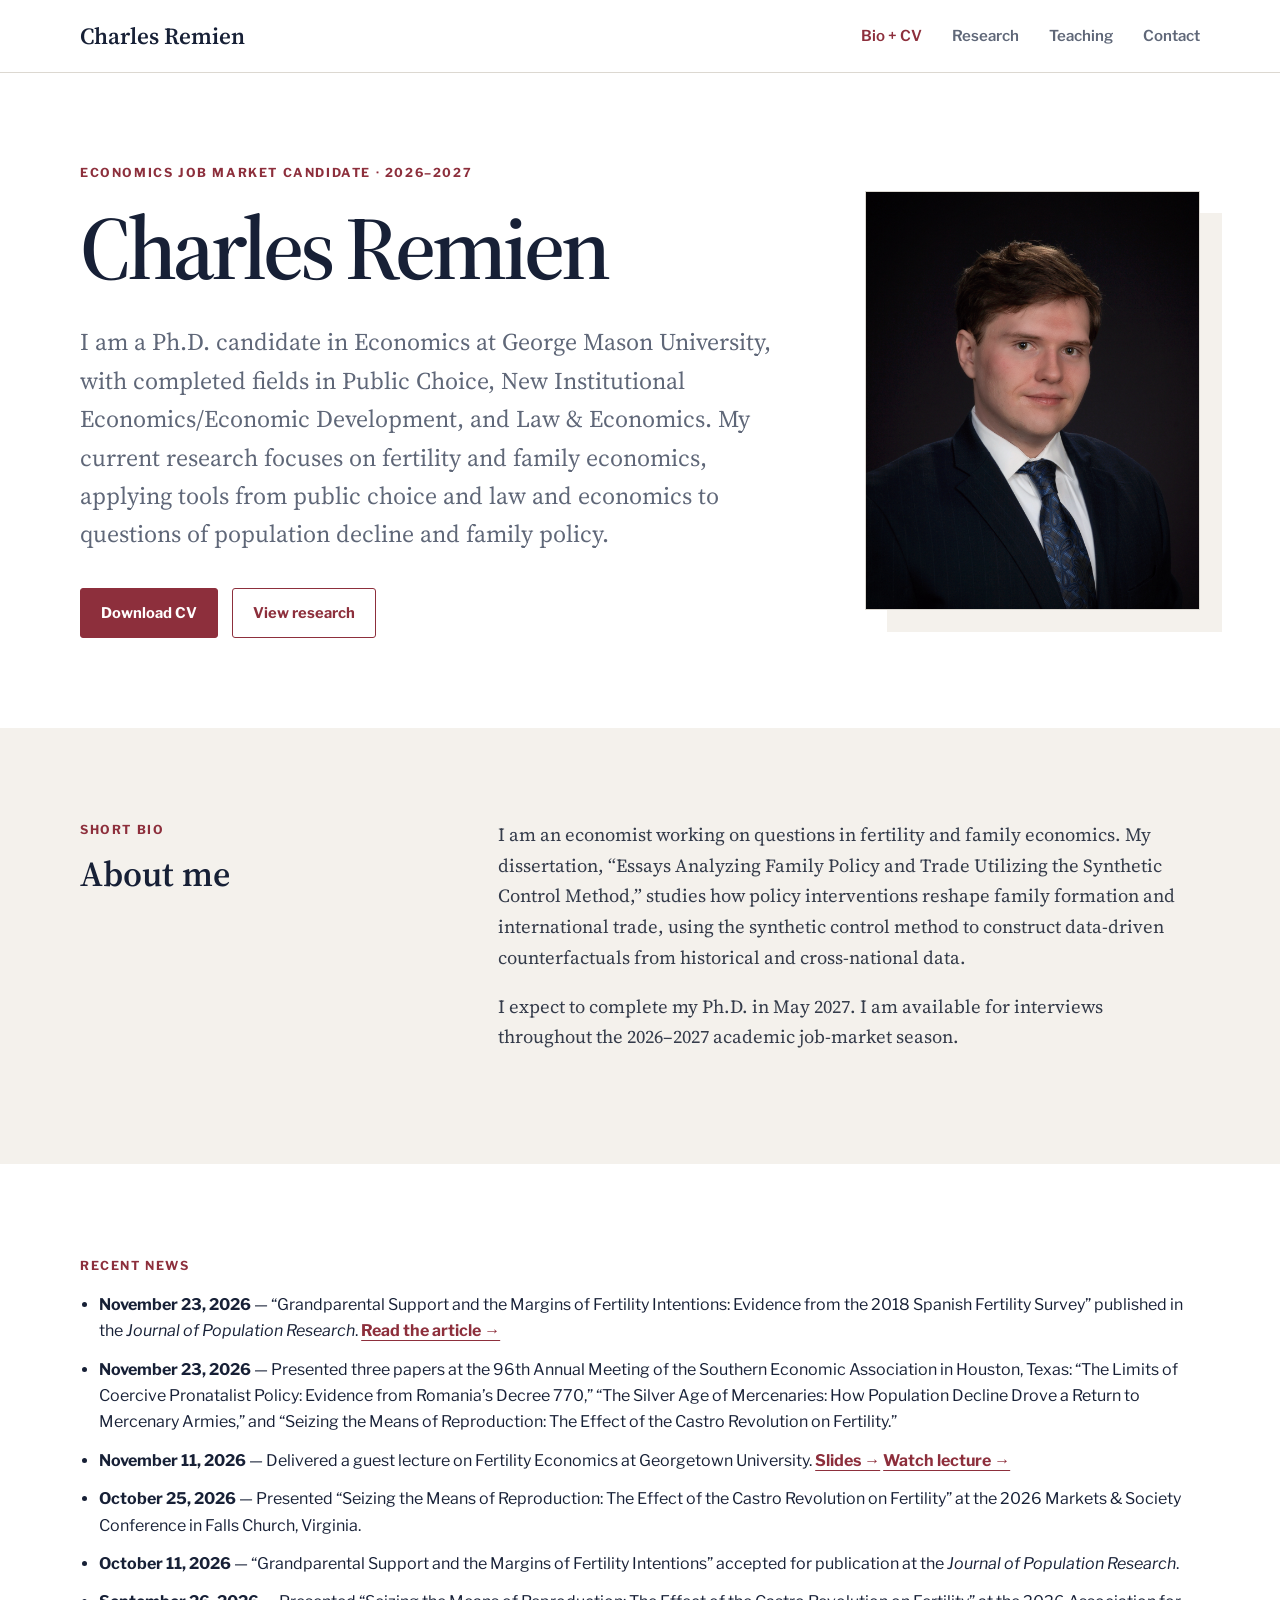
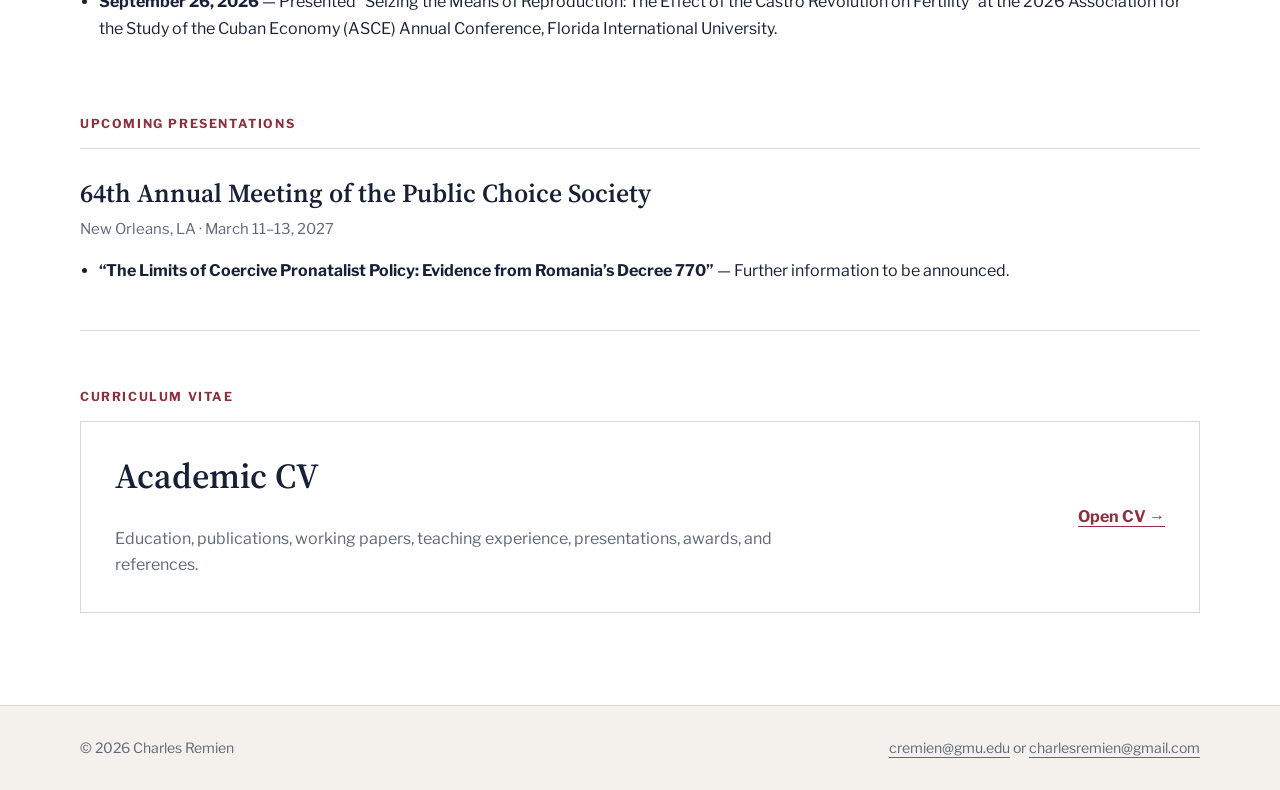
<file: index.html>
<!DOCTYPE html>
<html lang="en">
<head>
  <meta charset="UTF-8">
  <meta name="viewport" content="width=device-width, initial-scale=1.0">
  <meta name="description" content="Charles Remien — Ph.D. candidate in Economics at George Mason University. Fertility and family economics, public choice, and economic history. On the 2026–27 job market.">
  <title>Charles Remien | Economist</title>
  <link rel="preconnect" href="https://fonts.googleapis.com">
  <link rel="preconnect" href="https://fonts.gstatic.com" crossorigin>
  <link href="https://fonts.googleapis.com/css2?family=Libre+Franklin:wght@400;500;600;700&family=Source+Serif+4:opsz,wght@8..60,400;8..60,600&display=swap" rel="stylesheet">
  <link rel="stylesheet" href="assets/css/style.css">
</head>
<body>
  <header class="site-header">
    <div class="container nav-wrap">
      <a class="site-name" href="index.html">Charles Remien</a>
      <button class="menu-button" aria-label="Open navigation" aria-expanded="false">Menu</button>
      <nav class="site-nav" aria-label="Main navigation">
        <a class="active" href="index.html">Bio + CV</a>
        <a href="research.html">Research</a>
        <a href="teaching.html">Teaching</a>
        <a href="contact.html">Contact</a>
      </nav>
    </div>
  </header>

  <main>
    <section class="hero container">
      <div class="hero-copy">
        <p class="eyebrow">Economics Job Market Candidate · 2026–2027</p>
        <h1>Charles Remien</h1>
        <p class="lead">
          I am a Ph.D. candidate in Economics at George Mason University, with
          completed fields in Public Choice, New Institutional
          Economics/Economic Development, and Law &amp; Economics. My current research
          focuses on fertility and family economics, applying tools from public
          choice and law and economics to questions of population decline and
          family policy.
        </p>
        <div class="button-row">
          <a class="button primary" href="assets/files/cv.pdf">Download CV</a>
          <a class="button secondary" href="research.html">View research</a>
        </div>
      </div>

      <div class="portrait-wrap">
        <img class="portrait" src="assets/images/charles-remien-portrait.jpg" alt="Portrait of Charles Remien">
      </div>
    </section>

    <section class="section muted-section">
      <div class="container two-column">
        <div>
          <p class="section-label">Short bio</p>
          <h2>About me</h2>
        </div>
        <div class="prose">
          <p>
            I am an economist working on questions in fertility and family
            economics. My dissertation, “Essays Analyzing Family Policy and
            Trade Utilizing the Synthetic Control Method,” studies how policy
            interventions reshape family formation and international trade,
            using the synthetic control method to construct data-driven
            counterfactuals from historical and cross-national data.
          </p>
          <p>
            I expect to complete my Ph.D. in May 2027. I am available for
            interviews throughout the 2026–2027 academic job-market season.
          </p>
        </div>
      </div>
    </section>

    <section class="section section-tight-bottom container">
      <p class="section-label">Recent news</p>
      <ul class="project-list">
        <li><strong>November 23, 2026</strong> — “Grandparental Support and the Margins of Fertility Intentions: Evidence from the 2018 Spanish Fertility Survey” published in the <em>Journal of Population Research</em>. <a class="text-link" href="https://doi.org/10.1007/s12546-026-09444-y">Read the article →</a></li>
        <li><strong>November 23, 2026</strong> — Presented three papers at the 96th Annual Meeting of the Southern Economic Association in Houston, Texas: “The Limits of Coercive Pronatalist Policy: Evidence from Romania’s Decree 770,” “The Silver Age of Mercenaries: How Population Decline Drove a Return to Mercenary Armies,” and “Seizing the Means of Reproduction: The Effect of the Castro Revolution on Fertility.”</li>
        <li><strong>November 11, 2026</strong> — Delivered a guest lecture on Fertility Economics at Georgetown University. <a class="text-link" href="assets/files/guest-lecture-fertility-slides.pdf">Slides →</a> <a class="text-link" href="https://youtu.be/rz3AYt3k1hU">Watch lecture →</a></li>
        <li><strong>October 25, 2026</strong> — Presented “Seizing the Means of Reproduction: The Effect of the Castro Revolution on Fertility” at the 2026 Markets &amp; Society Conference in Falls Church, Virginia.</li>
        <li><strong>October 11, 2026</strong> — “Grandparental Support and the Margins of Fertility Intentions” accepted for publication at the <em>Journal of Population Research</em>.</li>
        <li><strong>September 26, 2026</strong> — Presented “Seizing the Means of Reproduction: The Effect of the Castro Revolution on Fertility” at the 2026 Association for the Study of the Cuban Economy (ASCE) Annual Conference, Florida International University.</li>
      </ul>
    </section>

    <section class="section section-tight-top section-tight-bottom container">
      <p class="section-label">Upcoming presentations</p>
      <article class="paper compact-paper">
        <h2>64th Annual Meeting of the Public Choice Society</h2>
        <p class="paper-meta">New Orleans, LA · March 11–13, 2027</p>
        <ul class="project-list">
          <li><strong>“The Limits of Coercive Pronatalist Policy: Evidence from Romania’s Decree 770”</strong> — Further information to be announced.</li>
        </ul>
      </article>
    </section>

    <section class="section section-tight-top container">
      <p class="section-label">Curriculum vitae</p>
      <div class="card cv-card">
        <div>
          <h2>Academic CV</h2>
          <p>
            Education, publications, working papers, teaching experience,
            presentations, awards, and references.
          </p>
        </div>
        <a class="text-link" href="assets/files/cv.pdf">Open CV →</a>
      </div>
    </section>
  </main>

  <footer class="site-footer">
    <div class="container footer-wrap">
    	<p>© <span id="year"></span> Charles Remien</p>
    	<p><a href="mailto:cremien@gmu.edu">cremien@gmu.edu</a> or <a href="mailto:charlesremien@gmail.com">charlesremien@gmail.com</a></p>
    </div>
  </footer>

  <script src="assets/js/main.js"></script>
</body>
</html>
</file>
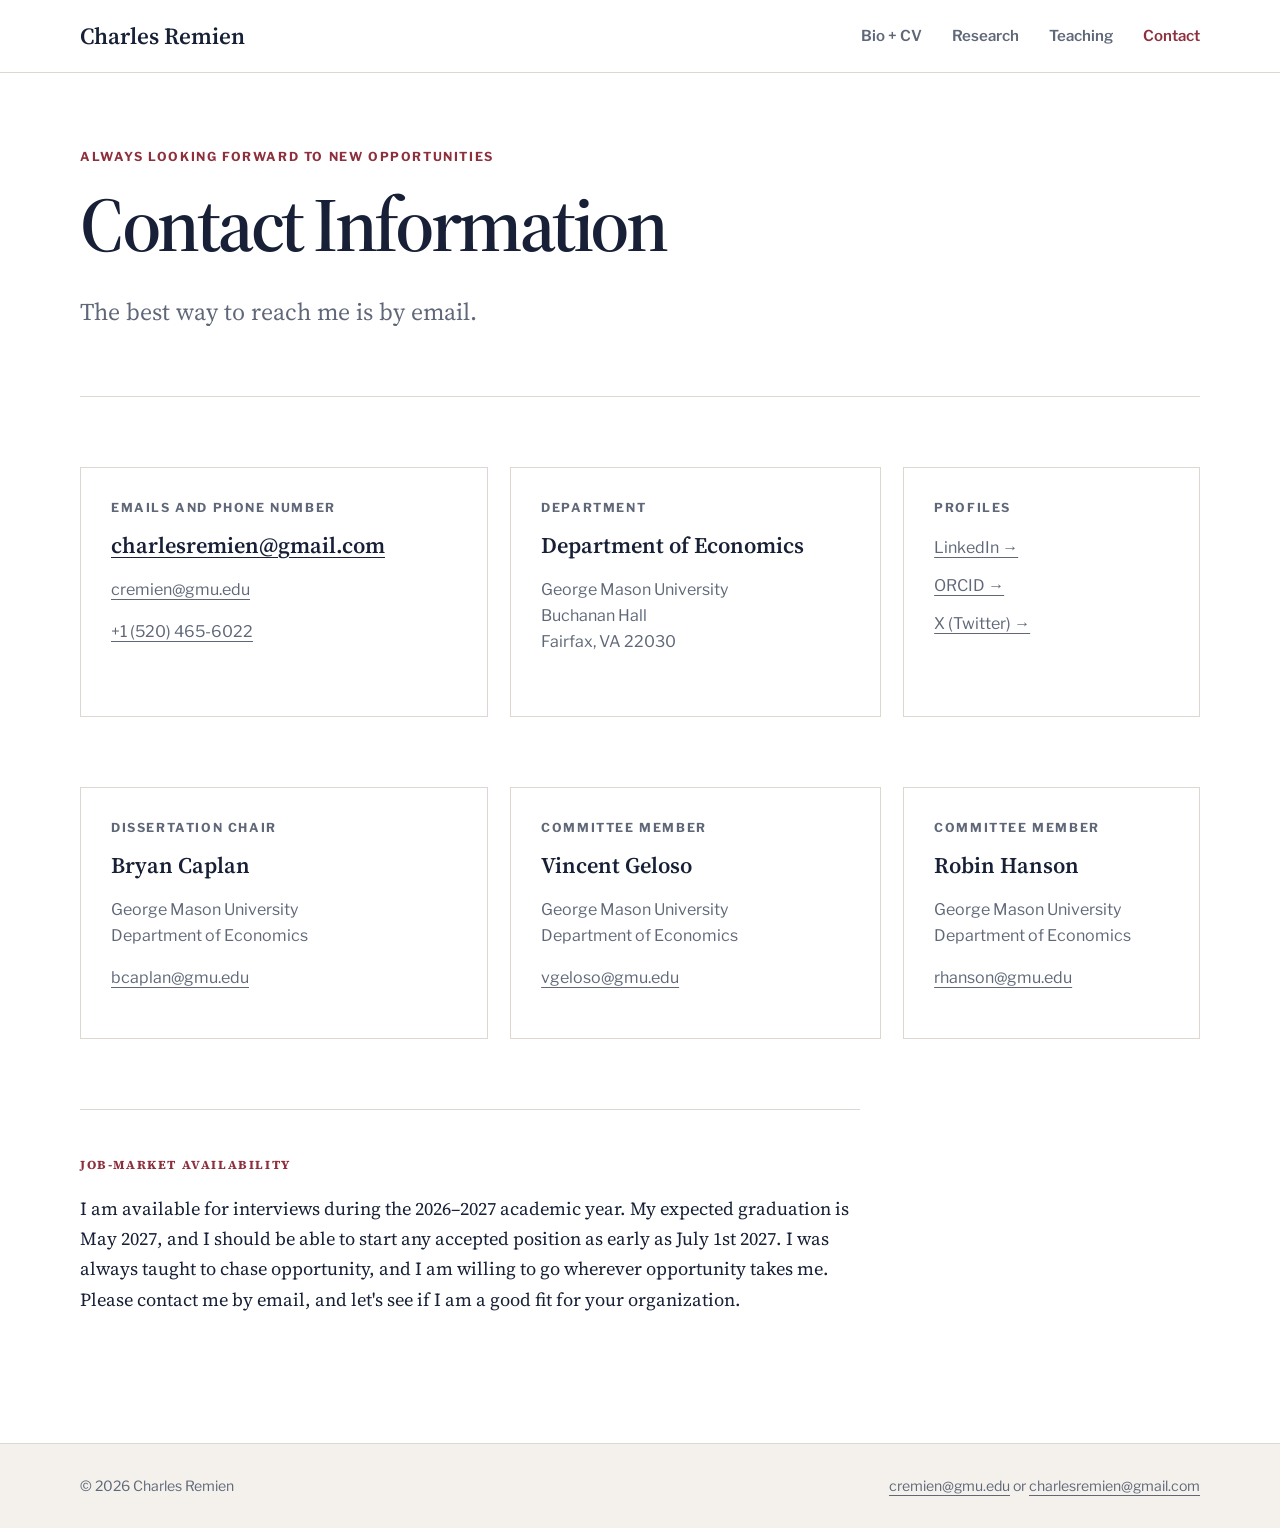
<file: contact.html>
<!DOCTYPE html>
<html lang="en">
<head>
  <meta charset="UTF-8">
  <meta name="viewport" content="width=device-width, initial-scale=1.0">
  <meta name="description" content="Contact Charles Remien, Ph.D. candidate in Economics at George Mason University, on the 2026–27 job market. Email, phone, dissertation committee, and availability.">
  <title>Contact | Charles Remien</title>
  <link rel="preconnect" href="https://fonts.googleapis.com">
  <link rel="preconnect" href="https://fonts.gstatic.com" crossorigin>
  <link href="https://fonts.googleapis.com/css2?family=Libre+Franklin:wght@400;500;600;700&family=Source+Serif+4:opsz,wght@8..60,400;8..60,600&display=swap" rel="stylesheet">
  <link rel="stylesheet" href="assets/css/style.css">
</head>
<body>
  <header class="site-header">
    <div class="container nav-wrap">
      <a class="site-name" href="index.html">Charles Remien</a>
      <button class="menu-button" aria-label="Open navigation" aria-expanded="false">Menu</button>
      <nav class="site-nav" aria-label="Main navigation">
        <a href="index.html">Bio + CV</a>
        <a href="research.html">Research</a>
        <a href="teaching.html">Teaching</a>
        <a class="active" href="contact.html">Contact</a>
      </nav>
    </div>
  </header>

  <main class="page-main container">
    <header class="page-header">
      <p class="eyebrow">Always looking forward to new opportunities</p>
      <h1>Contact Information</h1>
      <p class="lead narrow">
        The best way to reach me is by email.
      </p>
    </header>

    <section class="contact-layout">
      <div class="card contact-card">
        <p class="section-label">Emails and Phone Number</p>
        <h2><a href="mailto:charlesremien@gmail.com">charlesremien@gmail.com</a></h2>
        <p><a href="mailto:cremien@gmu.edu">cremien@gmu.edu</a></p>
        <p><a href="tel:+15204656022">+1 (520) 465-6022</a></p>
      </div>

      <div class="card contact-card">
        <p class="section-label">Department</p>
        <h2>Department of Economics</h2>
        <p>
          George Mason University<br>
          Buchanan Hall<br>
          Fairfax, VA 22030
        </p>
      </div>

      <div class="card contact-card">
        <p class="section-label">Profiles</p>
        <ul class="profile-links">
          <li><a href="https://www.linkedin.com/in/charlesremien/">LinkedIn →</a></li>
          <li><a href="https://orcid.org/0009-0003-9861-1298">ORCID →</a></li>
          <li><a href="https://x.com/CharlesRemien">X (Twitter) →</a></li>
        </ul>
      </div>
    </section>

    <section class="contact-layout">
      <div class="card contact-card">
        <p class="section-label">Dissertation Chair</p>
        <h2>Bryan Caplan</h2>
        <p>
          George Mason University<br>
          Department of Economics
        </p>
        <p><a href="mailto:bcaplan@gmu.edu">bcaplan@gmu.edu</a></p>
      </div>

      <div class="card contact-card">
        <p class="section-label">Committee Member</p>
        <h2>Vincent Geloso</h2>
        <p>
          George Mason University<br>
          Department of Economics
        </p>
        <p><a href="mailto:vgeloso@gmu.edu">vgeloso@gmu.edu</a></p>
      </div>

      <div class="card contact-card">
        <p class="section-label">Committee Member</p>
        <h2>Robin Hanson</h2>
        <p>
          George Mason University<br>
          Department of Economics
        </p>
        <p><a href="mailto:rhanson@gmu.edu">rhanson@gmu.edu</a></p>
      </div>
    </section>

    <section class="availability">
      <p class="section-label">Job-market availability</p>
      <p>
        I am available for interviews during the 2026–2027 academic year. My
        expected graduation is May 2027, and I should be able to start any
        accepted position as early as July 1st 2027. I was always taught to
        chase opportunity, and I am willing to go wherever opportunity takes
        me. Please contact me by email, and let's see if I am a good fit for
        your organization.
      </p>
    </section>
  </main>

  <footer class="site-footer">
    <div class="container footer-wrap">
      <p>© <span id="year"></span> Charles Remien</p>
      <p><a href="mailto:cremien@gmu.edu">cremien@gmu.edu</a> or <a href="mailto:charlesremien@gmail.com">charlesremien@gmail.com</a></p>
    </div>
  </footer>

  <script src="assets/js/main.js"></script>
</body>
</html>
</file>
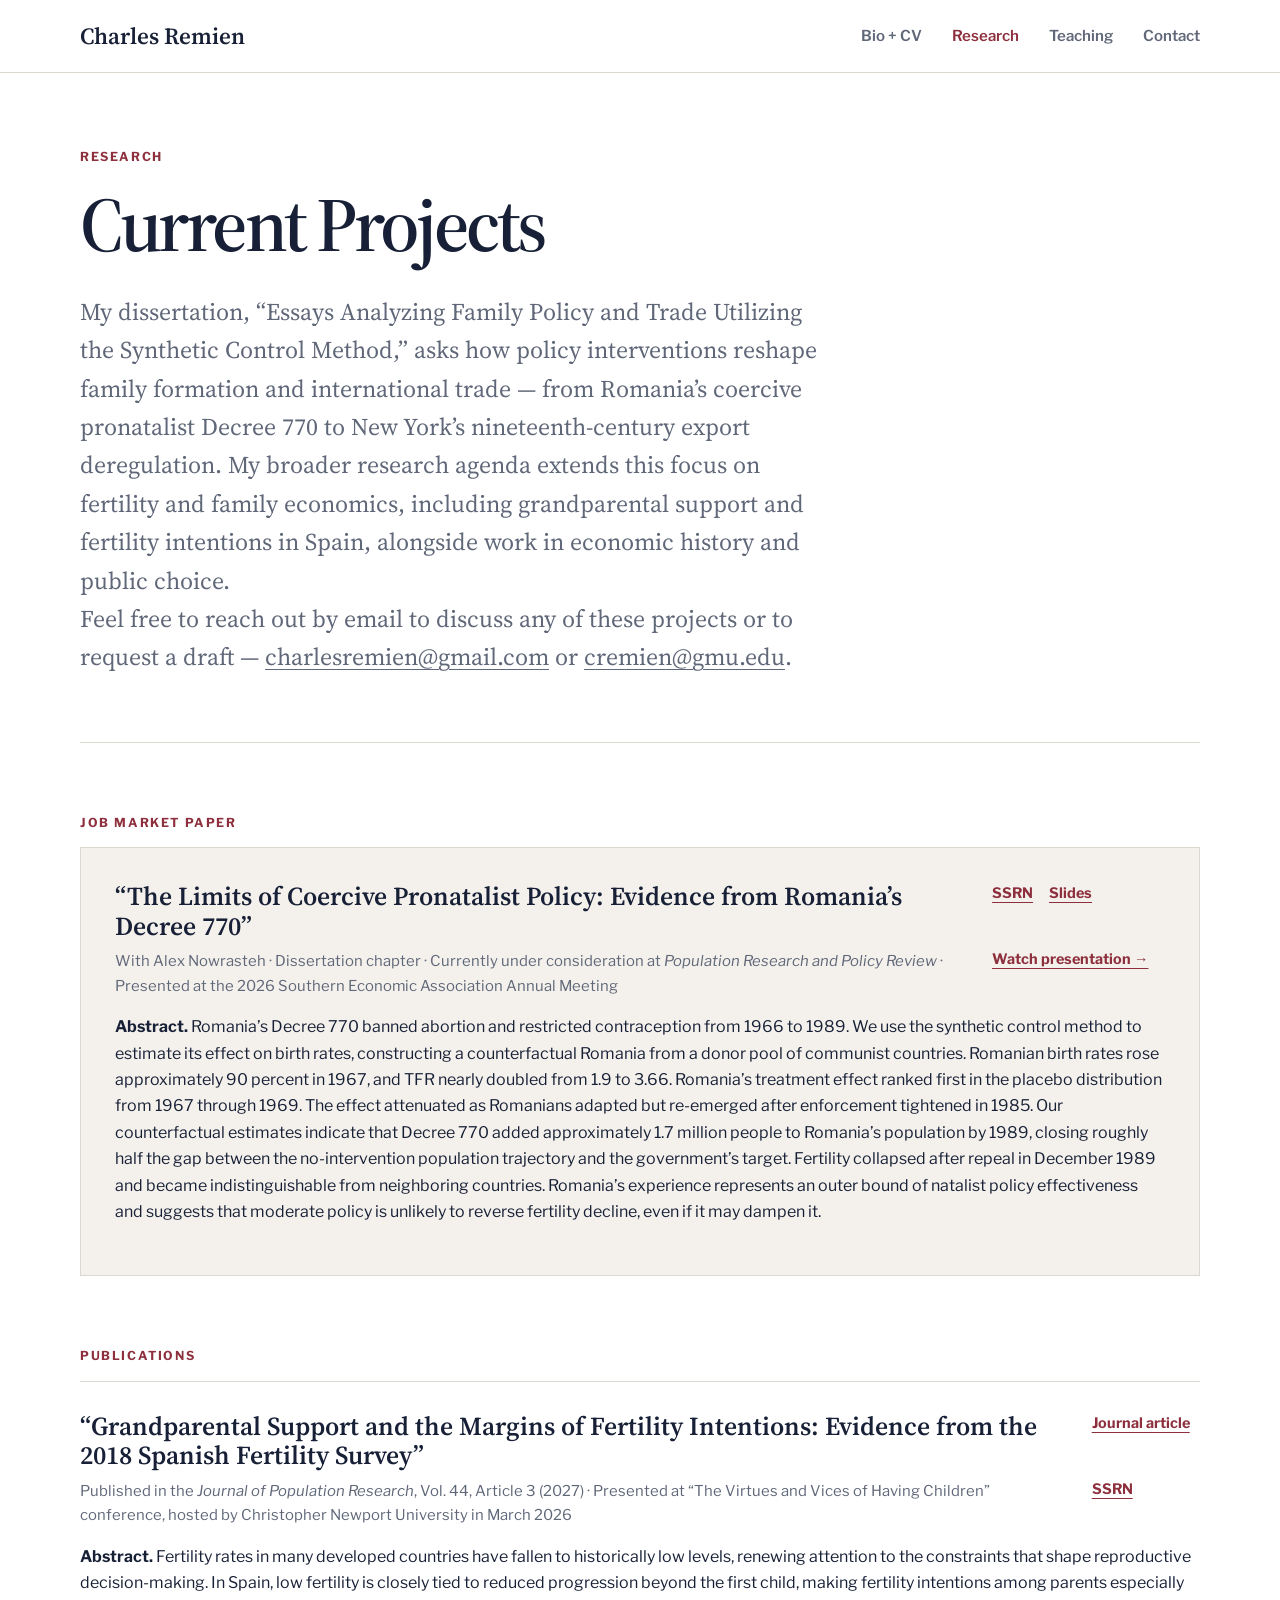
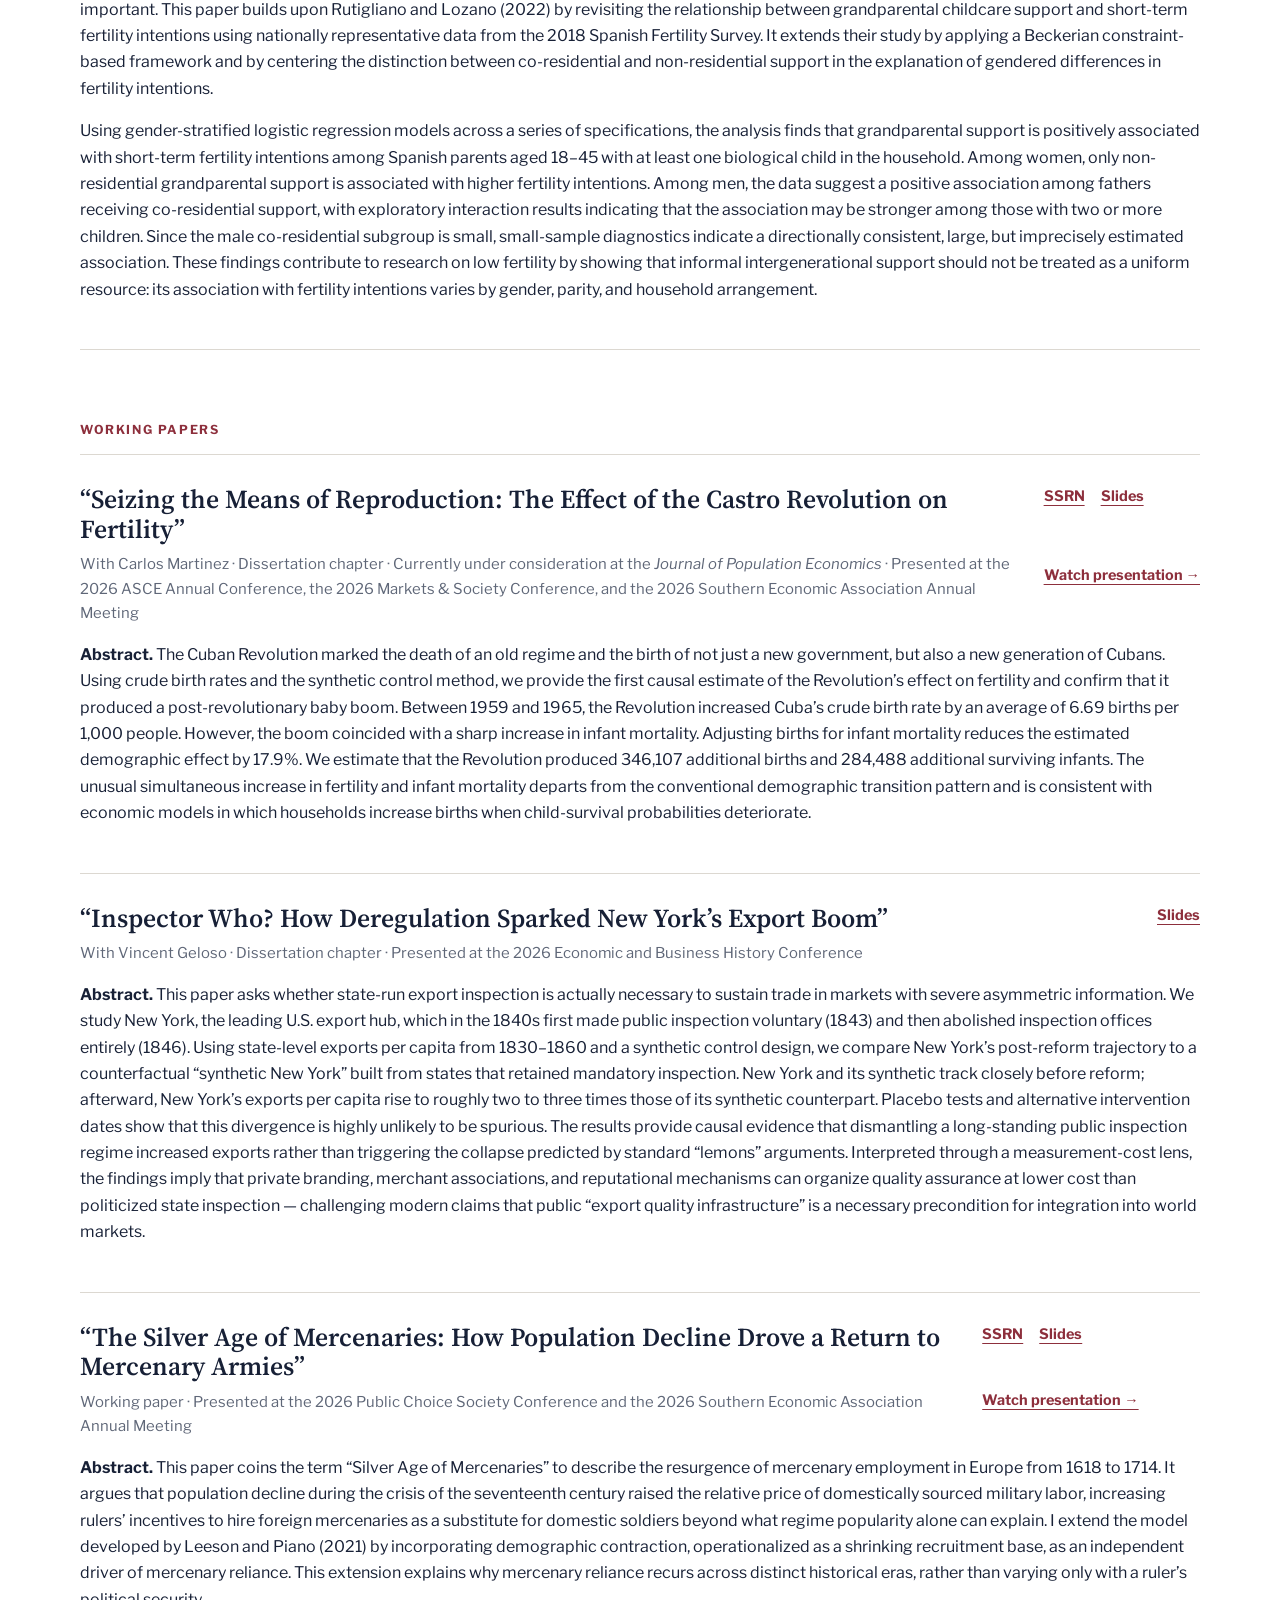
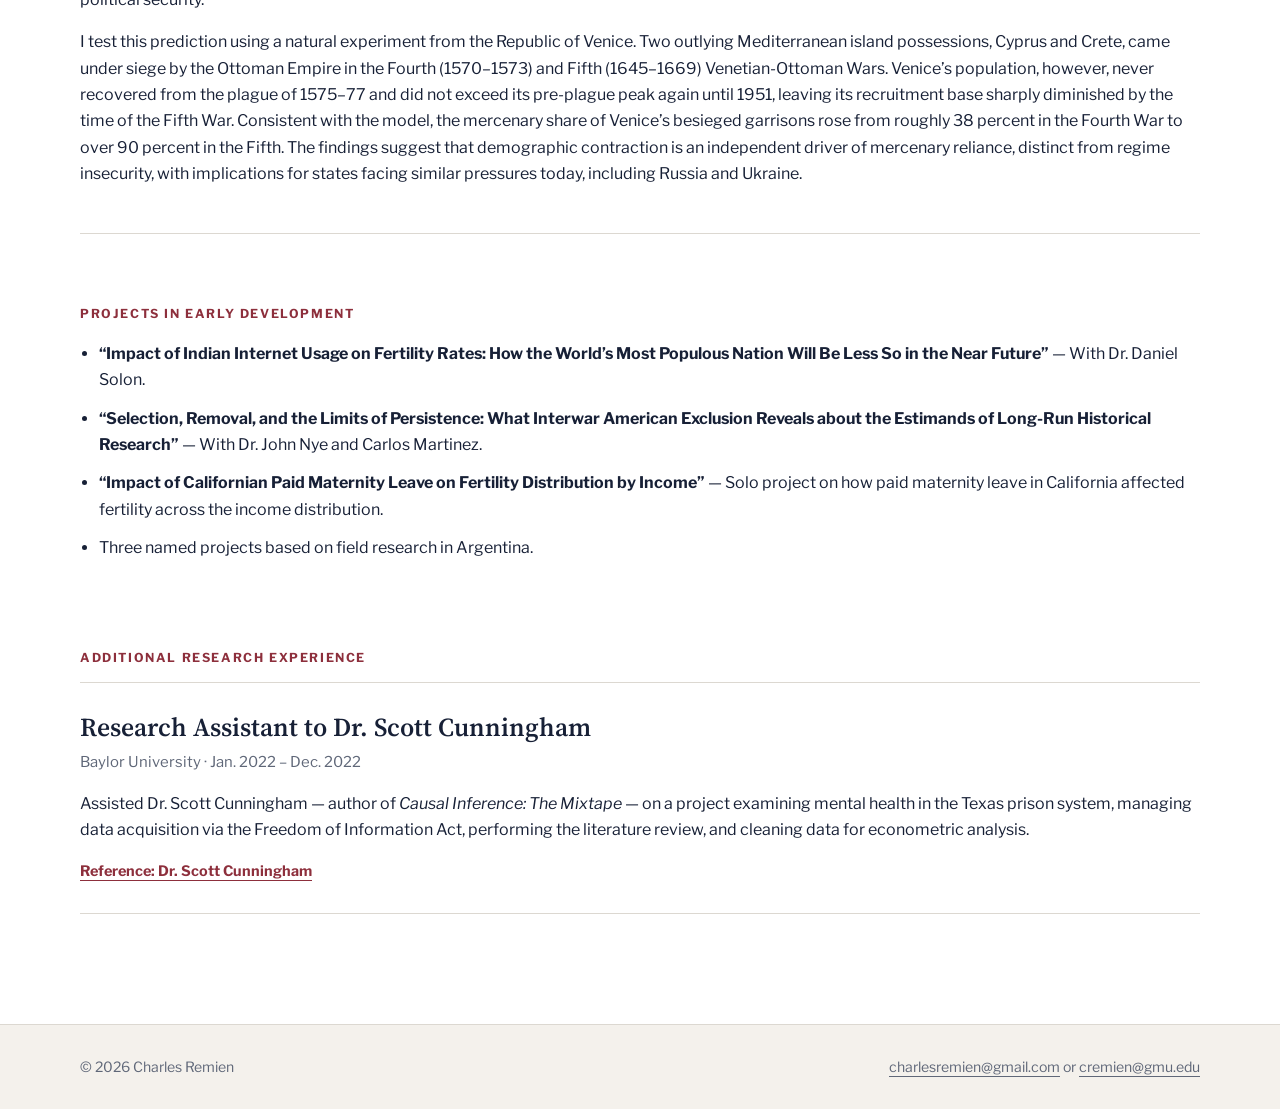
<file: research.html>
<!DOCTYPE html>
<html lang="en">
<head>
  <meta charset="UTF-8">
  <meta name="viewport" content="width=device-width, initial-scale=1.0">
  <meta name="description" content="Research by Charles Remien (George Mason University): fertility and family policy, economic history, and public choice. Job market paper on Romania’s Decree 770.">
  <title>Research | Charles Remien</title>
  <link rel="preconnect" href="https://fonts.googleapis.com">
  <link rel="preconnect" href="https://fonts.gstatic.com" crossorigin>
  <link href="https://fonts.googleapis.com/css2?family=Libre+Franklin:wght@400;500;600;700&family=Source+Serif+4:opsz,wght@8..60,400;8..60,600&display=swap" rel="stylesheet">
  <link rel="stylesheet" href="assets/css/style.css">
</head>
<body>
  <header class="site-header">
    <div class="container nav-wrap">
      <a class="site-name" href="index.html">Charles Remien</a>
      <button class="menu-button" aria-label="Open navigation" aria-expanded="false">Menu</button>
      <nav class="site-nav" aria-label="Main navigation">
        <a href="index.html">Bio + CV</a>
        <a class="active" href="research.html">Research</a>
        <a href="teaching.html">Teaching</a>
        <a href="contact.html">Contact</a>
      </nav>
    </div>
  </header>

  <main class="page-main container">
    <header class="page-header">
      <p class="eyebrow">Research</p>
      <h1>Current Projects</h1>
      <p class="lead narrow">
        My dissertation, “Essays Analyzing Family Policy and Trade Utilizing the
        Synthetic Control Method,” asks how policy interventions reshape family
        formation and international trade — from Romania’s coercive pronatalist
        Decree 770 to New York’s nineteenth-century export deregulation. My
        broader research agenda extends this focus on fertility and family
        economics, including grandparental support and fertility intentions in
        Spain, alongside work in economic history and public choice.
      </p>
      <p class="lead narrow">
        Feel free to reach out by email to discuss any of these projects or to
        request a draft — <a href="mailto:charlesremien@gmail.com">charlesremien@gmail.com</a>
        or <a href="mailto:cremien@gmu.edu">cremien@gmu.edu</a>.
      </p>
    </header>

    <section class="research-section">
      <p class="section-label">Job market paper</p>
      <article class="paper featured-paper">
        <div class="paper-heading">
          <div>
            <h2>“The Limits of Coercive Pronatalist Policy: Evidence from Romania’s Decree 770”</h2>
            <p class="paper-meta">With Alex Nowrasteh · Dissertation chapter · Currently under consideration at <em>Population Research and Policy Review</em> · Presented at the 2026 Southern Economic Association Annual Meeting</p>
          </div>
          <div class="paper-links">
            <a href="https://dx.doi.org/10.2139/ssrn.7323178">SSRN</a>
            <a href="assets/files/romania-slides.pdf">Slides</a>
            <a href="https://youtu.be/YFtlEFL8sQA">Watch presentation →</a>
          </div>
        </div>
        <p>
          <strong>Abstract.</strong> Romania’s Decree 770 banned abortion and
          restricted contraception from 1966 to 1989. We use the synthetic
          control method to estimate its effect on birth rates, constructing a
          counterfactual Romania from a donor pool of communist countries.
          Romanian birth rates rose approximately 90 percent in 1967, and TFR
          nearly doubled from 1.9 to 3.66. Romania’s treatment effect ranked
          first in the placebo distribution from 1967 through 1969. The effect
          attenuated as Romanians adapted but re-emerged after enforcement
          tightened in 1985. Our counterfactual estimates indicate that Decree
          770 added approximately 1.7 million people to Romania’s population by
          1989, closing roughly half the gap between the no-intervention
          population trajectory and the government’s target. Fertility
          collapsed after repeal in December 1989 and became indistinguishable
          from neighboring countries. Romania’s experience represents an outer
          bound of natalist policy effectiveness and suggests that moderate
          policy is unlikely to reverse fertility decline, even if it may
          dampen it.
        </p>
      </article>
    </section>

    <section class="research-section">
      <p class="section-label">Publications</p>

      <article class="paper">
        <div class="paper-heading">
          <div>
            <h2>“Grandparental Support and the Margins of Fertility Intentions: Evidence from the 2018 Spanish Fertility Survey”</h2>
            <p class="paper-meta">Published in the <em>Journal of Population Research</em>, Vol. 44, Article 3 (2027) · Presented at “The Virtues and Vices of Having Children” conference, hosted by Christopher Newport University in March 2026</p>
          </div>
          <div class="paper-links">
            <a href="https://doi.org/10.1007/s12546-026-09444-y">Journal article</a>
            <a href="https://dx.doi.org/10.2139/ssrn.7322800">SSRN</a>
          </div>
        </div>
        <p>
          <strong>Abstract.</strong> Fertility rates in many developed countries
          have fallen to historically low levels, renewing attention to the
          constraints that shape reproductive decision-making. In Spain, low
          fertility is closely tied to reduced progression beyond the first
          child, making fertility intentions among parents especially
          important. This paper builds upon Rutigliano and Lozano (2022) by
          revisiting the relationship between grandparental childcare support
          and short-term fertility intentions using nationally representative
          data from the 2018 Spanish Fertility Survey. It extends their study by
          applying a Beckerian constraint-based framework and by centering the
          distinction between co-residential and non-residential support in the
          explanation of gendered differences in fertility intentions.
        </p>
        <p>
          Using gender-stratified logistic regression models across a series of
          specifications, the analysis finds that grandparental support is
          positively associated with short-term fertility intentions among
          Spanish parents aged 18–45 with at least one biological child in the
          household. Among women, only non-residential grandparental support is
          associated with higher fertility intentions. Among men, the data
          suggest a positive association among fathers receiving co-residential
          support, with exploratory interaction results indicating that the
          association may be stronger among those with two or more children.
          Since the male co-residential subgroup is small, small-sample
          diagnostics indicate a directionally consistent, large, but
          imprecisely estimated association. These findings contribute to
          research on low fertility by showing that informal intergenerational
          support should not be treated as a uniform resource: its association
          with fertility intentions varies by gender, parity, and household
          arrangement.
        </p>
      </article>
    </section>

    <section class="research-section">
      <p class="section-label">Working papers</p>

      <article class="paper">
        <div class="paper-heading">
          <div>
            <h2>“Seizing the Means of Reproduction: The Effect of the Castro Revolution on Fertility”</h2>
            <p class="paper-meta">With Carlos Martinez · Dissertation chapter · Currently under consideration at the <em>Journal of Population Economics</em> · Presented at the 2026 ASCE Annual Conference, the 2026 Markets &amp; Society Conference, and the 2026 Southern Economic Association Annual Meeting</p>
          </div>
          <div class="paper-links">
            <a href="https://papers.ssrn.com/sol3/papers.cfm?abstract_id=7467761">SSRN</a>
            <a href="assets/files/cuba-slides.pdf">Slides</a>
            <a href="https://youtu.be/vrVW9sgogA4">Watch presentation →</a>
          </div>
        </div>
        <p>
          <strong>Abstract.</strong> The Cuban Revolution marked the death of
          an old regime and the birth of not just a new government, but also a
          new generation of Cubans. Using crude birth rates and the synthetic
          control method, we provide the first causal estimate of the
          Revolution’s effect on fertility and confirm that it produced a
          post-revolutionary baby boom. Between 1959 and 1965, the Revolution
          increased Cuba’s crude birth rate by an average of 6.69 births per
          1,000 people. However, the boom coincided with a sharp increase in
          infant mortality. Adjusting births for infant mortality reduces the
          estimated demographic effect by 17.9%. We estimate that the
          Revolution produced 346,107 additional births and 284,488 additional
          surviving infants. The unusual simultaneous increase in fertility
          and infant mortality departs from the conventional demographic
          transition pattern and is consistent with economic models in which
          households increase births when child-survival probabilities
          deteriorate.
        </p>
      </article>

      <article class="paper">
        <div class="paper-heading">
          <div>
            <h2>“Inspector Who? How Deregulation Sparked New York’s Export Boom”</h2>
            <p class="paper-meta">With Vincent Geloso · Dissertation chapter · Presented at the 2026 Economic and Business History Conference</p>
          </div>
          <div class="paper-links">
            <a href="assets/files/inspector-who-slides.pdf">Slides</a>
          </div>
        </div>
        <p>
          <strong>Abstract.</strong> This paper asks whether state-run export
          inspection is actually necessary to sustain trade in markets with
          severe asymmetric information. We study New York, the leading U.S.
          export hub, which in the 1840s first made public inspection voluntary
          (1843) and then abolished inspection offices entirely (1846). Using
          state-level exports per capita from 1830–1860 and a synthetic control
          design, we compare New York’s post-reform trajectory to a
          counterfactual “synthetic New York” built from states that retained
          mandatory inspection. New York and its synthetic track closely before
          reform; afterward, New York’s exports per capita rise to roughly two
          to three times those of its synthetic counterpart. Placebo tests and
          alternative intervention dates show that this divergence is highly
          unlikely to be spurious. The results provide causal evidence that
          dismantling a long-standing public inspection regime increased
          exports rather than triggering the collapse predicted by standard
          “lemons” arguments. Interpreted through a measurement-cost lens, the
          findings imply that private branding, merchant associations, and
          reputational mechanisms can organize quality assurance at lower cost
          than politicized state inspection — challenging modern claims that
          public “export quality infrastructure” is a necessary precondition
          for integration into world markets.
        </p>
      </article>

      <article class="paper">
        <div class="paper-heading">
          <div>
            <h2>“The Silver Age of Mercenaries: How Population Decline Drove a Return to Mercenary Armies”</h2>
            <p class="paper-meta">Working paper · Presented at the 2026 Public Choice Society Conference and the 2026 Southern Economic Association Annual Meeting</p>
          </div>
          <div class="paper-links">
            <a href="https://papers.ssrn.com/sol3/papers.cfm?abstract_id=7493479">SSRN</a>
            <a href="assets/files/silver-age-of-mercenaries-slides.pdf">Slides</a>
            <a href="https://youtu.be/htnLrMYFVOc">Watch presentation →</a>
          </div>
        </div>
        <p>
          <strong>Abstract.</strong> This paper coins the term “Silver Age of
          Mercenaries” to describe the resurgence of mercenary employment in
          Europe from 1618 to 1714. It argues that population decline during
          the crisis of the seventeenth century raised the relative price of
          domestically sourced military labor, increasing rulers’ incentives
          to hire foreign mercenaries as a substitute for domestic soldiers
          beyond what regime popularity alone can explain. I extend the model
          developed by Leeson and Piano (2021) by incorporating demographic
          contraction, operationalized as a shrinking recruitment base, as an
          independent driver of mercenary reliance. This extension explains
          why mercenary reliance recurs across distinct historical eras,
          rather than varying only with a ruler’s political security.
        </p>
        <p>
          I test this prediction using a natural experiment from the Republic
          of Venice. Two outlying Mediterranean island possessions, Cyprus and
          Crete, came under siege by the Ottoman Empire in the Fourth
          (1570–1573) and Fifth (1645–1669) Venetian-Ottoman Wars. Venice’s
          population, however, never recovered from the plague of 1575–77 and
          did not exceed its pre-plague peak again until 1951, leaving its
          recruitment base sharply diminished by the time of the Fifth War.
          Consistent with the model, the mercenary share of Venice’s besieged
          garrisons rose from roughly 38 percent in the Fourth War to over 90
          percent in the Fifth. The findings suggest that demographic
          contraction is an independent driver of mercenary reliance, distinct
          from regime insecurity, with implications for states facing similar
          pressures today, including Russia and Ukraine.
        </p>
      </article>
    </section>

    <section class="research-section">
      <p class="section-label">Projects in early development</p>
      <ul class="project-list">
        <li><strong>“Impact of Indian Internet Usage on Fertility Rates: How the World’s Most Populous Nation Will Be Less So in the Near Future”</strong> — With Dr. Daniel Solon.</li>
        <li><strong>“Selection, Removal, and the Limits of Persistence: What Interwar American Exclusion Reveals about the Estimands of Long-Run Historical Research”</strong> — With Dr. John Nye and Carlos Martinez.</li>
        <li><strong>“Impact of Californian Paid Maternity Leave on Fertility Distribution by Income”</strong> — Solo project on how paid maternity leave in California affected fertility across the income distribution.</li>
        <li>Three named projects based on field research in Argentina.</li>
      </ul>
    </section>

    <section class="research-section">
      <p class="section-label">Additional research experience</p>
      <article class="paper compact-paper">
        <h2>Research Assistant to Dr. Scott Cunningham</h2>
        <p class="paper-meta">Baylor University · Jan. 2022 – Dec. 2022</p>
        <p>
          Assisted Dr. Scott Cunningham — author of <em>Causal Inference: The
          Mixtape</em> — on a project examining mental health in the Texas prison
          system, managing data acquisition via the Freedom of Information Act,
          performing the literature review, and cleaning data for econometric
          analysis.
        </p>
        <div class="paper-links">
          <a href="mailto:scunning@gmail.com">Reference: Dr. Scott Cunningham</a>
        </div>
      </article>
    </section>
  </main>

  <footer class="site-footer">
    <div class="container footer-wrap">
      <p>© <span id="year"></span> Charles Remien</p>
      <p><a href="mailto:charlesremien@gmail.com">charlesremien@gmail.com</a> or <a href="mailto:cremien@gmu.edu">cremien@gmu.edu</a></p>
    </div>
  </footer>

  <script src="assets/js/main.js"></script>
</body>
</html>
</file>
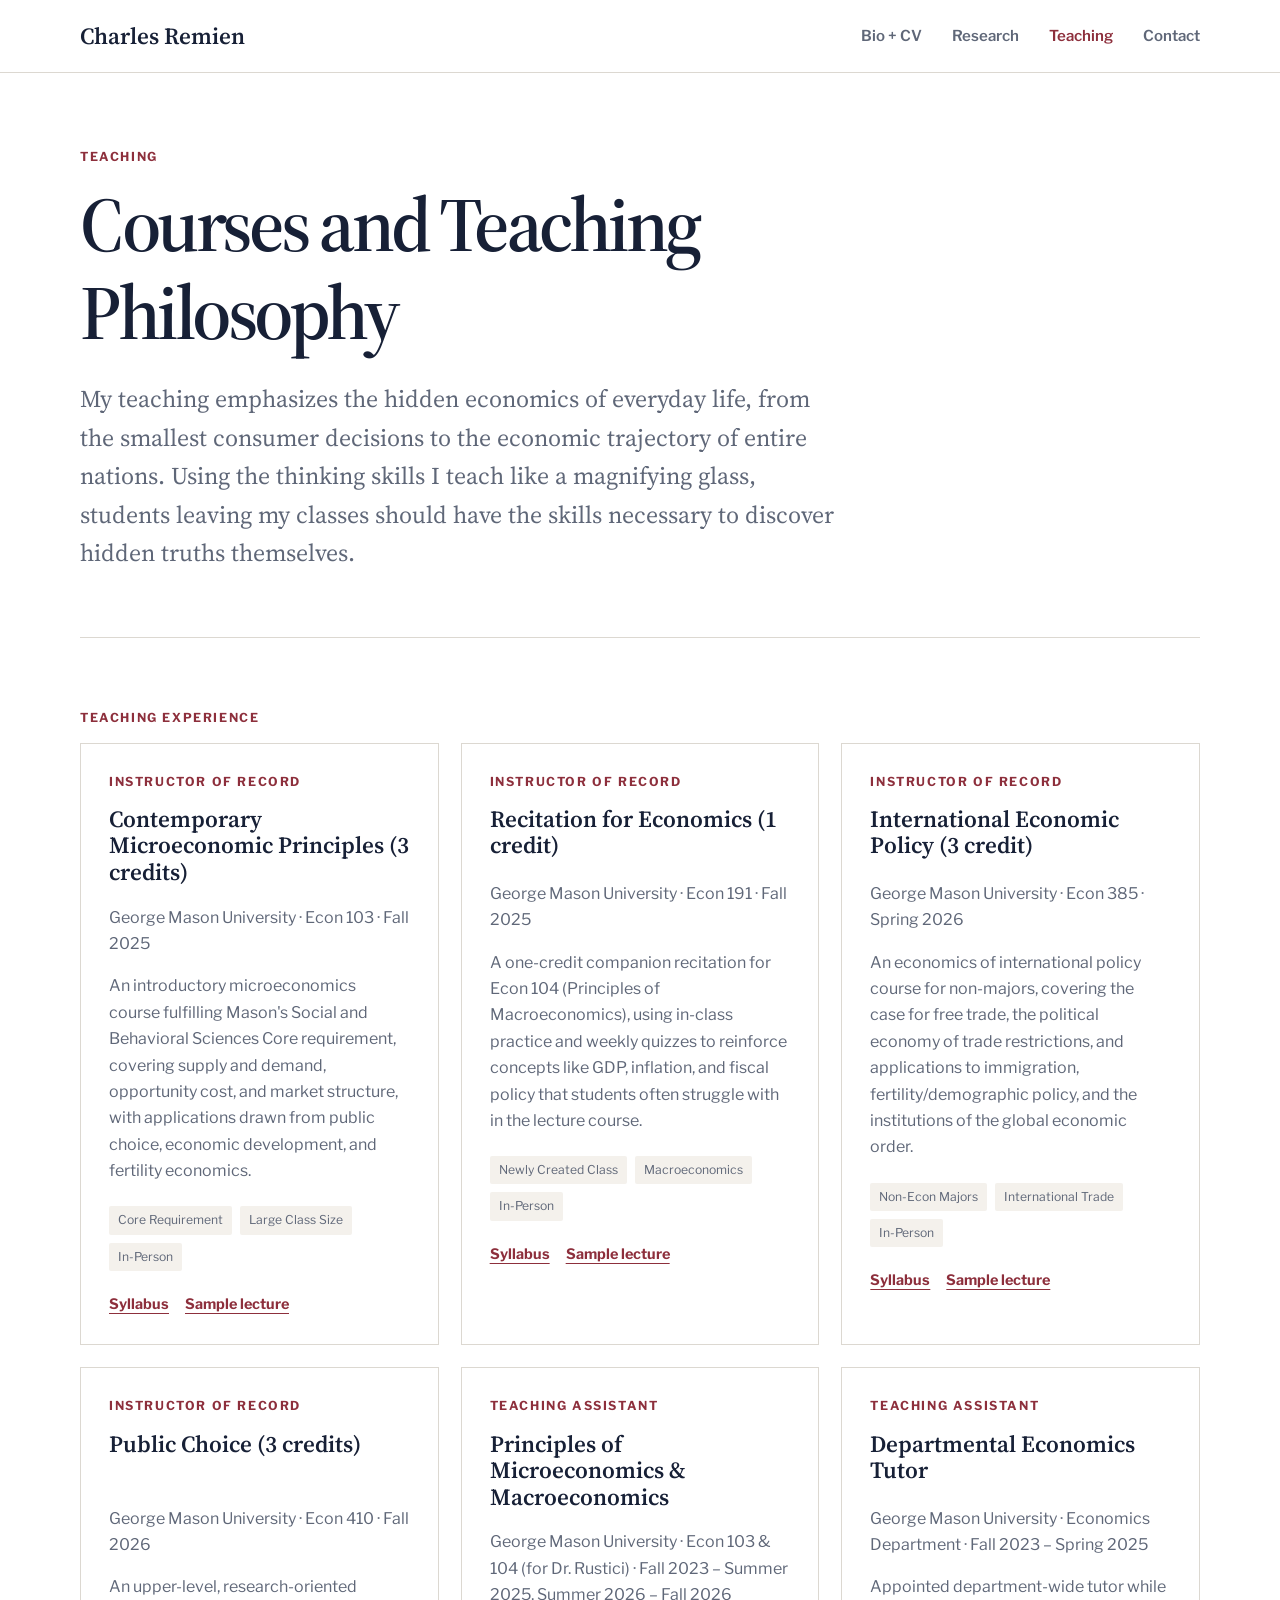
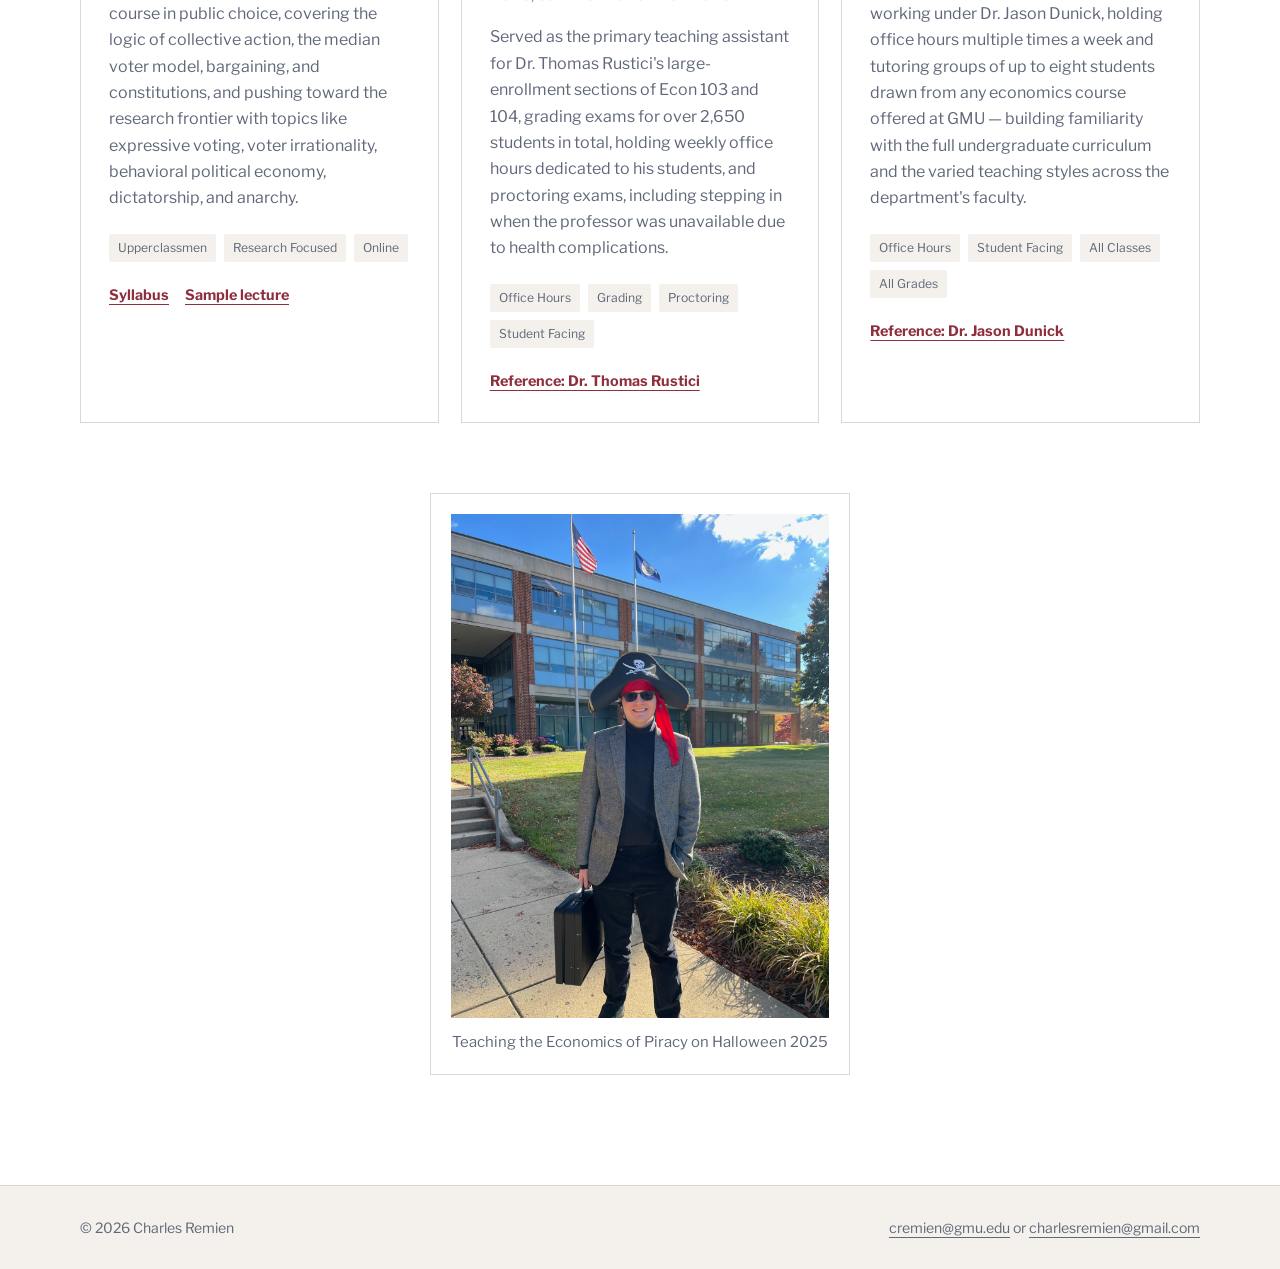
<file: teaching.html>
<!DOCTYPE html>
<html lang="en">
<head>
  <meta charset="UTF-8">
  <meta name="viewport" content="width=device-width, initial-scale=1.0">
  <meta name="description" content="Teaching experience of Charles Remien, Economics Ph.D. candidate at George Mason University: instructor of record for four courses, plus TA and tutoring roles.">
  <title>Teaching | Charles Remien</title>
  <link rel="preconnect" href="https://fonts.googleapis.com">
  <link rel="preconnect" href="https://fonts.gstatic.com" crossorigin>
  <link href="https://fonts.googleapis.com/css2?family=Libre+Franklin:wght@400;500;600;700&family=Source+Serif+4:opsz,wght@8..60,400;8..60,600&display=swap" rel="stylesheet">
  <link rel="stylesheet" href="assets/css/style.css">
</head>
<body>
  <header class="site-header">
    <div class="container nav-wrap">
      <a class="site-name" href="index.html">Charles Remien</a>
      <button class="menu-button" aria-label="Open navigation" aria-expanded="false">Menu</button>
      <nav class="site-nav" aria-label="Main navigation">
        <a href="index.html">Bio + CV</a>
        <a href="research.html">Research</a>
        <a class="active" href="teaching.html">Teaching</a>
        <a href="contact.html">Contact</a>
      </nav>
    </div>
  </header>

  <main class="page-main container">
    <header class="page-header">
      <p class="eyebrow">Teaching</p>
      <h1>Courses and Teaching Philosophy</h1>
      <p class="lead narrow">
        My teaching emphasizes the hidden economics of everyday life, from the
        smallest consumer decisions to the economic trajectory of entire nations.
        Using the thinking skills I teach like a magnifying glass, students
        leaving my classes should have the skills necessary to discover hidden
        truths themselves.
      </p>
    </header>

    <section class="section-block">
      <p class="section-label">Teaching experience</p>
      <div class="course-grid">
        <article class="card course-card">
          <p class="course-level">Instructor of record</p>
          <h2>Contemporary Microeconomic Principles (3 credits)</h2>
          <p>George Mason University · Econ 103 · Fall 2025</p>
          <p>
            An introductory microeconomics course fulfilling Mason's Social and
            Behavioral Sciences Core requirement, covering supply and demand,
            opportunity cost, and market structure, with applications drawn from
            public choice, economic development, and fertility economics.
          </p>
          <div class="tag-row">
            <span>Core Requirement</span><span>Large Class Size</span><span>In-Person</span>
          </div>
          <div class="paper-links">
            <a href="assets/files/econ103-syllabus.pdf">Syllabus</a>
            <a href="assets/files/econ103-sample-lecture.pdf">Sample lecture</a>
          </div>
        </article>

        <article class="card course-card">
          <p class="course-level">Instructor of record</p>
          <h2>Recitation for Economics (1 credit)</h2>
          <p>George Mason University · Econ 191 · Fall 2025</p>
          <p>
            A one-credit companion recitation for Econ 104 (Principles of
            Macroeconomics), using in-class practice and weekly quizzes to
            reinforce concepts like GDP, inflation, and fiscal policy that
            students often struggle with in the lecture course.
          </p>
          <div class="tag-row">
            <span>Newly Created Class</span><span>Macroeconomics</span><span>In-Person</span>
          </div>
          <div class="paper-links">
            <a href="assets/files/econ191-syllabus.pdf">Syllabus</a>
            <a href="assets/files/econ191-sample-lecture.pdf">Sample lecture</a>
          </div>
        </article>

<article class="card course-card">
          <p class="course-level">Instructor of record</p>
          <h2>International Economic Policy (3 credit)</h2>
          <p>George Mason University · Econ 385 · Spring 2026</p>
          <p>
            An economics of international policy course for non-majors, covering the
            case for free trade, the political economy of trade restrictions, and
            applications to immigration, fertility/demographic policy, and the
            institutions of the global economic order.
          </p>
          <div class="tag-row">
            <span>Non-Econ Majors</span><span>International Trade</span><span>In-Person</span>
          </div>
          <div class="paper-links">
            <a href="assets/files/econ385-syllabus.pdf">Syllabus</a>
            <a href="assets/files/econ385-sample-lecture.pdf">Sample lecture</a>
          </div>
        </article>

        <article class="card course-card">
          <p class="course-level">Instructor of record</p>
          <h2>Public Choice (3 credits)</h2>
          <p>George Mason University · Econ 410 · Fall 2026</p>
          <p>
            An upper-level, research-oriented course in public choice, covering
            the logic of collective action, the median voter model, bargaining,
            and constitutions, and pushing toward the research frontier with
            topics like expressive voting, voter irrationality, behavioral
            political economy, dictatorship, and anarchy.
          </p>
          <div class="tag-row">
            <span>Upperclassmen</span><span>Research Focused</span><span>Online</span>
          </div>
          <div class="paper-links">
            <a href="assets/files/econ410-syllabus.pdf">Syllabus</a>
            <a href="assets/files/econ410-sample-lecture.pdf">Sample lecture</a>
          </div>
        </article>



        <article class="card course-card">
          <p class="course-level">Teaching assistant</p>
          <h2>Principles of Microeconomics &amp; Macroeconomics</h2>
          <p>George Mason University · Econ 103 &amp; 104 (for Dr. Rustici) · Fall 2023 – Summer 2025, Summer 2026 – Fall 2026</p>
          <p>
            Served as the primary teaching assistant for Dr. Thomas Rustici's
            large-enrollment sections of Econ 103 and 104, grading exams for over
            2,650 students in total, holding weekly office hours dedicated to his
            students, and proctoring exams, including stepping in when the
            professor was unavailable due to health complications.
          </p>
          <div class="tag-row">
            <span>Office Hours</span><span>Grading</span><span>Proctoring</span><span>Student Facing</span>
          </div>
          <div class="paper-links">
            <a href="mailto:trustici@gmu.edu">Reference: Dr. Thomas Rustici</a>
          </div>
        </article>

        <article class="card course-card">
          <p class="course-level">Teaching assistant</p>
          <h2>Departmental Economics Tutor</h2>
          <p>George Mason University · Economics Department · Fall 2023 – Spring 2025</p>
          <p>
            Appointed department-wide tutor while working under Dr. Jason Dunick,
            holding office hours multiple times a week and tutoring groups of up
            to eight students drawn from any economics course offered at GMU —
            building familiarity with the full undergraduate curriculum and the
            varied teaching styles across the department's faculty.
          </p>
          <div class="tag-row">
            <span>Office Hours</span><span>Student Facing</span><span>All Classes</span><span>All Grades</span>
          </div>
          <div class="paper-links">
            <a href="mailto:jdunick@gmu.edu">Reference: Dr. Jason Dunick</a>
          </div>
        </article>
      </div>
    </section>

    <section class="section-block">
      <figure class="card" style="padding: 20px; max-width: 420px; margin: 0 auto;">
        <img src="assets/images/halloween-pirate-economics.jpg" alt="Charles Remien dressed as a pirate on Halloween" style="width: 100%; height: auto; display: block;">
        <figcaption style="text-align: center; color: var(--muted); margin-top: 12px; font-size: 0.93rem;">
          Teaching the Economics of Piracy on Halloween 2025
        </figcaption>
      </figure>
    </section>

  </main>

  <footer class="site-footer">
    <div class="container footer-wrap">
      <p>© <span id="year"></span> Charles Remien</p>
      <p><a href="mailto:cremien@gmu.edu">cremien@gmu.edu</a> or <a href="mailto:charlesremien@gmail.com">charlesremien@gmail.com</a></p>
    </div>
  </footer>

  <script src="assets/js/main.js"></script>
</body>
</html>
</file>
<file: assets/css/style.css>
:root {
  --ink: #172036;
  --muted: #5f6778;
  --accent: #8d2f3c;
  --accent-dark: #68212b;
  --paper: #ffffff;
  --soft: #f4f1ec;
  --line: #dcd8d1;
  --max-width: 1120px;
}

* {
  box-sizing: border-box;
}

html {
  scroll-behavior: smooth;
}

body {
  margin: 0;
  color: var(--ink);
  background: var(--paper);
  font-family: "Libre Franklin", Arial, sans-serif;
  line-height: 1.65;
}

a {
  color: inherit;
  text-decoration-thickness: 1px;
  text-underline-offset: 4px;
}

img {
  max-width: 100%;
}

.container {
  width: min(calc(100% - 40px), var(--max-width));
  margin-inline: auto;
}

.site-header {
  position: sticky;
  top: 0;
  z-index: 10;
  background: rgba(255, 255, 255, 0.96);
  border-bottom: 1px solid var(--line);
  backdrop-filter: blur(10px);
}

.nav-wrap {
  min-height: 72px;
  display: flex;
  align-items: center;
  justify-content: space-between;
  gap: 30px;
}

.site-name {
  font-family: "Source Serif 4", Georgia, serif;
  font-size: 1.45rem;
  font-weight: 600;
  text-decoration: none;
}

.site-nav {
  display: flex;
  align-items: center;
  gap: 30px;
}

.site-nav a {
  color: var(--muted);
  font-size: 0.94rem;
  font-weight: 600;
  text-decoration: none;
}

.site-nav a:hover,
.site-nav a.active {
  color: var(--accent);
}

.menu-button {
  display: none;
  padding: 8px 12px;
  color: var(--ink);
  background: transparent;
  border: 1px solid var(--line);
  border-radius: 4px;
  font: inherit;
}

.hero {
  min-height: 620px;
  display: grid;
  grid-template-columns: 1.35fr 0.65fr;
  align-items: center;
  gap: 90px;
  padding-block: 90px;
}

.eyebrow,
.section-label,
.course-level {
  margin: 0 0 14px;
  color: var(--accent);
  font-size: 0.77rem;
  font-weight: 700;
  letter-spacing: 0.13em;
  text-transform: uppercase;
}

h1,
h2 {
  font-family: "Source Serif 4", Georgia, serif;
  line-height: 1.14;
}

h1 {
  margin: 0 0 24px;
  font-size: clamp(3.1rem, 7vw, 5.9rem);
  font-weight: 600;
  letter-spacing: -0.045em;
}

h2 {
  margin-top: 0;
  font-size: clamp(1.55rem, 3vw, 2.2rem);
  font-weight: 600;
}

.lead {
  max-width: 720px;
  margin: 0;
  color: var(--muted);
  font-family: "Source Serif 4", Georgia, serif;
  font-size: clamp(1.2rem, 2vw, 1.5rem);
  line-height: 1.6;
}

.narrow {
  max-width: 760px;
}

.button-row {
  display: flex;
  flex-wrap: wrap;
  gap: 14px;
  margin-top: 34px;
}

.button {
  display: inline-block;
  padding: 12px 20px;
  border: 1px solid var(--accent);
  border-radius: 3px;
  font-size: 0.92rem;
  font-weight: 700;
  text-decoration: none;
}

.button.primary {
  color: #fff;
  background: var(--accent);
}

.button.primary:hover {
  background: var(--accent-dark);
}

.button.secondary {
  color: var(--accent);
}

.portrait-wrap {
  position: relative;
}

.portrait-wrap::before {
  content: "";
  position: absolute;
  inset: 22px -22px -22px 22px;
  background: var(--soft);
  z-index: -1;
}

.portrait {
  display: block;
  width: 100%;
  aspect-ratio: 4 / 5;
  object-fit: cover;
  border: 1px solid var(--line);
}

.section {
  padding-block: 92px;
}

.section.section-tight-bottom {
  padding-bottom: 28px;
}

.section.section-tight-top {
  padding-top: 28px;
}

.muted-section {
  background: var(--soft);
}

.two-column {
  display: grid;
  grid-template-columns: 0.65fr 1.35fr;
  gap: 80px;
}

.prose {
  max-width: 760px;
  color: #343b4a;
  font-family: "Source Serif 4", Georgia, serif;
  font-size: 1.16rem;
}

.prose p:first-child {
  margin-top: 0;
}

.card {
  border: 1px solid var(--line);
  background: #fff;
}

.cv-card {
  display: flex;
  align-items: center;
  justify-content: space-between;
  gap: 30px;
  padding: 34px;
}

.cv-card p {
  max-width: 700px;
  margin-bottom: 0;
  color: var(--muted);
}

.text-link,
.paper-links a {
  color: var(--accent);
  font-weight: 700;
  white-space: nowrap;
}

.page-main {
  padding-block: 74px 110px;
}

.page-header {
  padding-bottom: 65px;
  border-bottom: 1px solid var(--line);
}

.page-header h1 {
  max-width: 900px;
  font-size: clamp(2.8rem, 6vw, 5.2rem);
}

.research-section,
.section-block {
  padding-top: 70px;
}

.paper {
  padding: 30px 0;
  border-bottom: 1px solid var(--line);
}

.paper:first-of-type {
  border-top: 1px solid var(--line);
}

.featured-paper {
  padding: 34px;
  border: 1px solid var(--line);
  background: var(--soft);
}

.paper-heading {
  display: flex;
  justify-content: space-between;
  gap: 30px;
}

.paper h2 {
  margin-bottom: 8px;
  font-size: 1.62rem;
}

.paper-meta {
  margin: 0;
  color: var(--muted);
  font-size: 0.93rem;
}

.paper-links {
  display: flex;
  flex-wrap: wrap;
  align-items: flex-start;
  gap: 16px;
}

.paper-links a {
  font-size: 0.9rem;
}

.compact-paper .paper-links {
  margin-top: 16px;
}

.project-list,
.resource-list,
.profile-links {
  padding-left: 1.2rem;
}

.project-list li,
.resource-list li,
.profile-links li {
  margin-bottom: 12px;
}

.course-grid {
  display: grid;
  grid-template-columns: repeat(3, 1fr);
  gap: 22px;
}

.course-card {
  padding: 28px;
}

.course-card h2 {
  min-height: 2.4em;
  font-size: 1.45rem;
}

.course-card > p:not(.course-level) {
  color: var(--muted);
}

.tag-row {
  display: flex;
  flex-wrap: wrap;
  gap: 8px;
  margin: 22px 0;
}

.tag-row span {
  padding: 4px 9px;
  color: var(--muted);
  background: var(--soft);
  border-radius: 2px;
  font-size: 0.76rem;
}

.contact-layout {
  display: grid;
  grid-template-columns: 1.1fr 1fr 0.8fr;
  gap: 22px;
  padding-top: 70px;
}

.contact-card {
  min-height: 250px;
  padding: 30px;
}

.contact-card h2 {
  font-size: 1.4rem;
  overflow-wrap: anywhere;
}

.contact-card p,
.contact-card li {
  color: var(--muted);
}

.profile-links {
  list-style: none;
  padding: 0;
}

.availability {
  max-width: 780px;
  margin-top: 70px;
  padding-top: 45px;
  border-top: 1px solid var(--line);
  font-family: "Source Serif 4", Georgia, serif;
  font-size: 1.15rem;
}

.site-footer {
  padding-block: 30px;
  color: var(--muted);
  background: var(--soft);
  border-top: 1px solid var(--line);
  font-size: 0.88rem;
}

.footer-wrap {
  display: flex;
  justify-content: space-between;
  gap: 25px;
}

.footer-wrap p {
  margin: 0;
}

@media (max-width: 820px) {
  .menu-button {
    display: block;
  }

  .site-nav {
    position: absolute;
    top: 72px;
    left: 0;
    right: 0;
    display: none;
    flex-direction: column;
    align-items: flex-start;
    gap: 0;
    padding: 10px 20px 20px;
    background: #fff;
    border-bottom: 1px solid var(--line);
  }

  .site-nav.open {
    display: flex;
  }

  .site-nav a {
    width: 100%;
    padding: 12px 0;
  }

  .hero,
  .two-column,
  .contact-layout {
    grid-template-columns: 1fr;
  }

  .hero {
    gap: 55px;
    padding-block: 65px;
  }

  .portrait-wrap {
    max-width: 460px;
  }

  .two-column {
    gap: 22px;
  }

  .course-grid {
    grid-template-columns: 1fr;
  }

  .paper-heading,
  .cv-card {
    align-items: flex-start;
    flex-direction: column;
  }
}

@media (max-width: 520px) {
  .container {
    width: min(calc(100% - 28px), var(--max-width));
  }

  .hero,
  .section,
  .page-main {
    padding-block: 52px;
  }

  h1 {
    font-size: 3rem;
  }

  .featured-paper,
  .course-card,
  .contact-card,
  .cv-card {
    padding: 22px;
  }

  .footer-wrap {
    flex-direction: column;
  }
}
</file>
